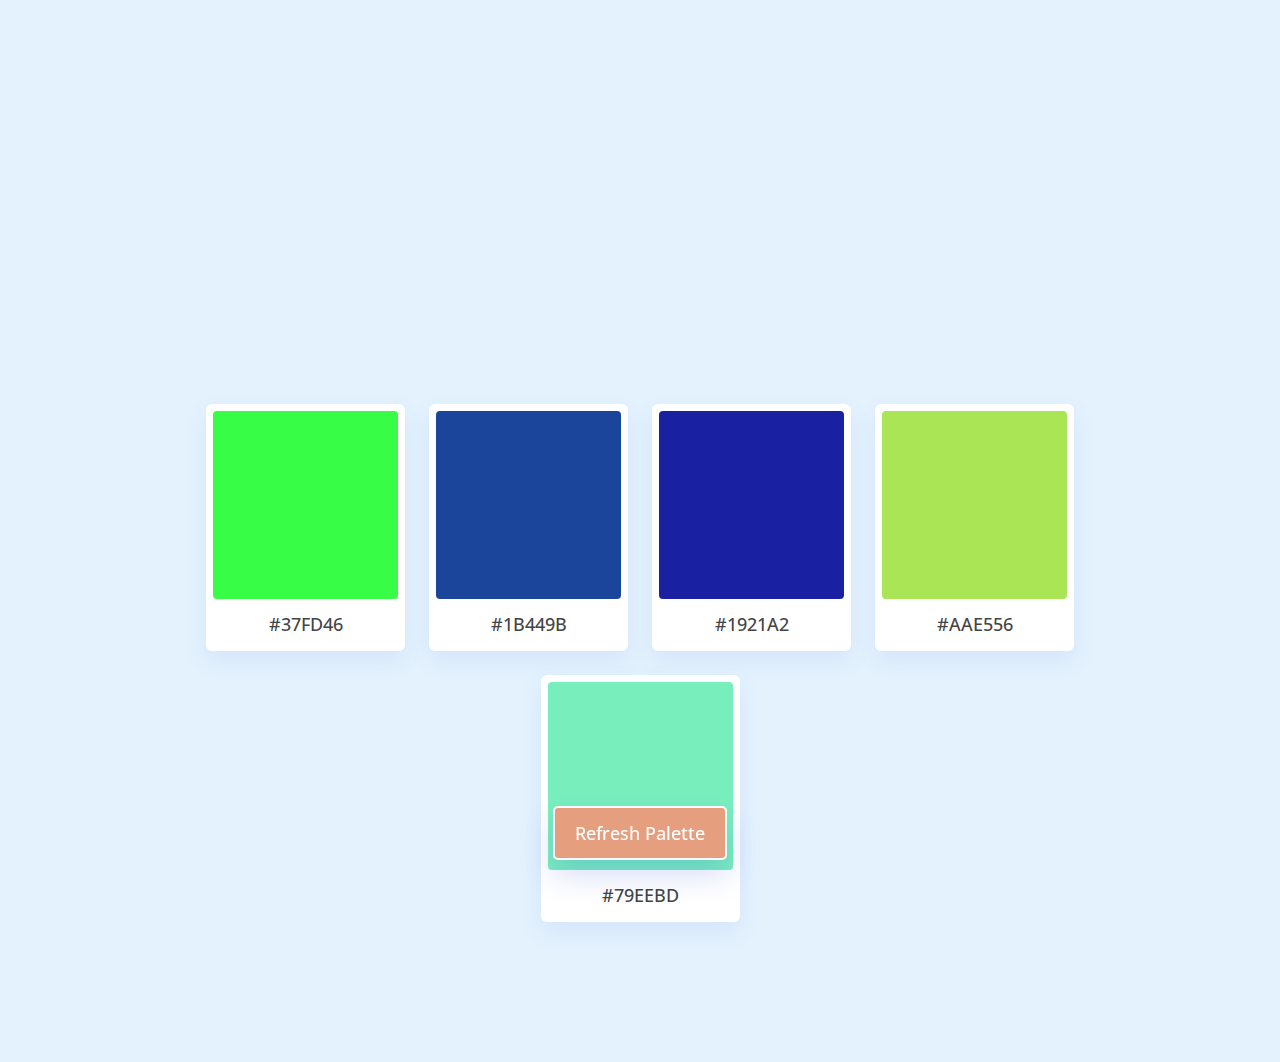
<file: color/index.html>
<!DOCTYPE html>

<html lang="en" dir="ltr">
  <head>
    <meta charset="utf-8">
    <title>Kleurpallet</title>
    <link rel="stylesheet" href="style.css">
    <meta name="viewport" content="width=device-width, initial-scale=1.0">
    <script src="script.js" defer></script>
  </head>
  <body>
    <h1 class="ha1">Kies je kleur</h1>
    <ul class="container"></ul>
    <button class="refresh-btn">Refresh Palette</button>
  </body>
</html>
</file>
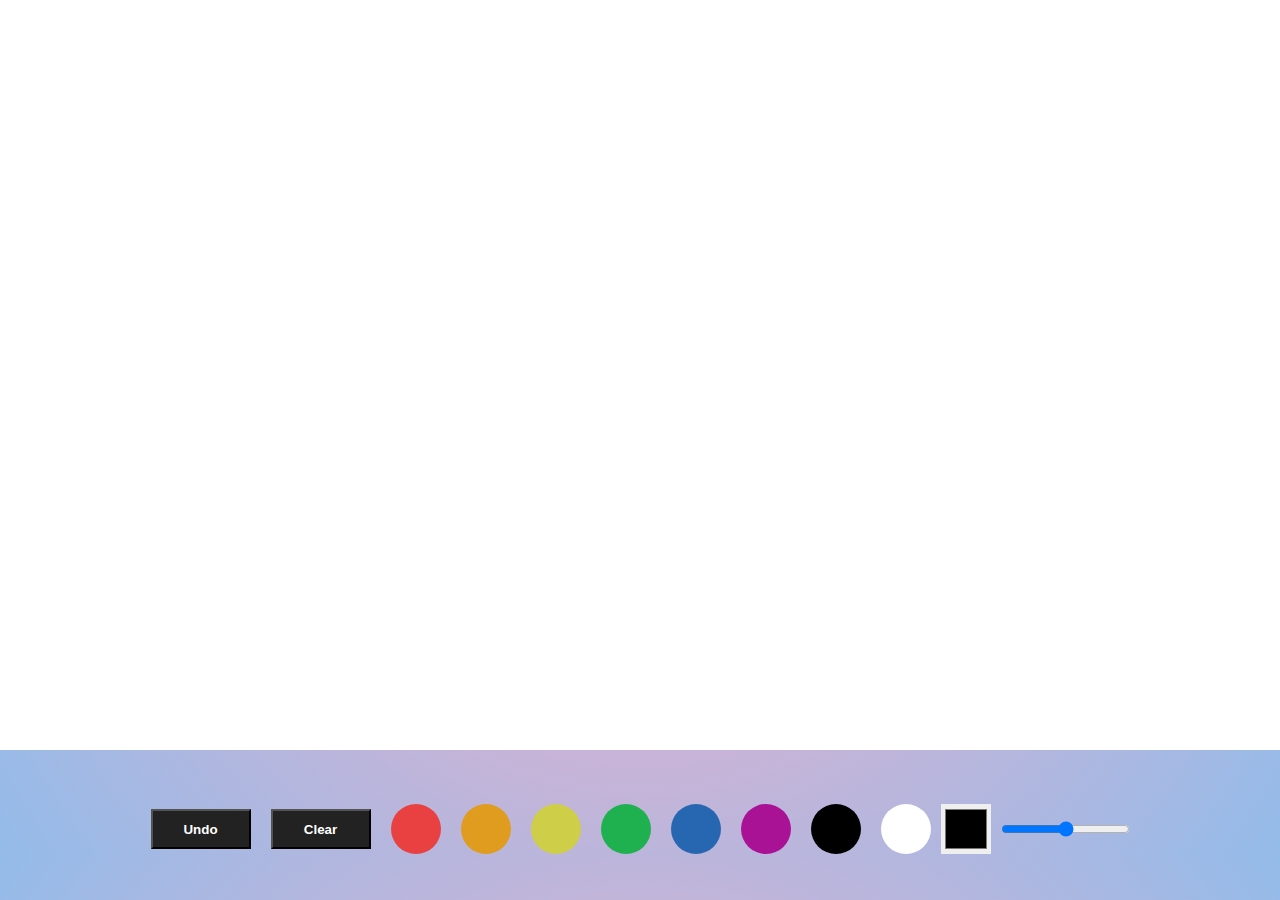
<file: Drawing Canvas/index.html>
<!DOCTYPE html>
<html lang="en">
<head>
    <meta charset="UTF-8">
    <meta http-equiv="X-UA-Compatible" content="IE=edge">
    <meta name="viewport" content="width=device-width, initial-scale=1.0">
    <link href="style.css" type="text/css" rel="stylesheet"/>
    <title>Canvas</title>
</head>

<body>
    <div class="field"> 
        <canvas id="canvas"></canvas>
        <div class="tools">
            <button type="button" Onclick="undo_last()" class ="button">Undo</button>
            <button type="button" Onclick="clear_canvas()" class ="button">Clear</button>


          
           <div onClick="change_color(this)"  class="color-field" style="background: rgb(233, 65, 65);"></div> 
           <div onClick="change_color(this)" class="color-field" style="background: rgb(224, 156, 30);"></div>
           <div onClick="change_color(this)" class="color-field" style="background: rgb(206, 206, 72);"></div>
           <div onClick="change_color(this)" class="color-field" style="background: rgb(31, 177, 80);"></div> 
           <div onClick="change_color(this)" class="color-field" style="background: rgb(39, 103, 177);"></div> 
           <div onClick="change_color(this)" class="color-field" style="background: rgb(170, 18, 150);"></div> 
           <div onClick="change_color(this)" class="color-field" style="background: black;"></div> 
           <div onClick="change_color(this)" class="color-field" style="background: white;"></div> 
          
           <input Oninput="draw_color = this.value" type="color" class="color-picker">
           <input type="range" min="1" max="100" class="pen-range" oninput="draw_width =this.value">
        </div>
    </div>
</body>
<script src="main.js"></script>

</html>
</file>
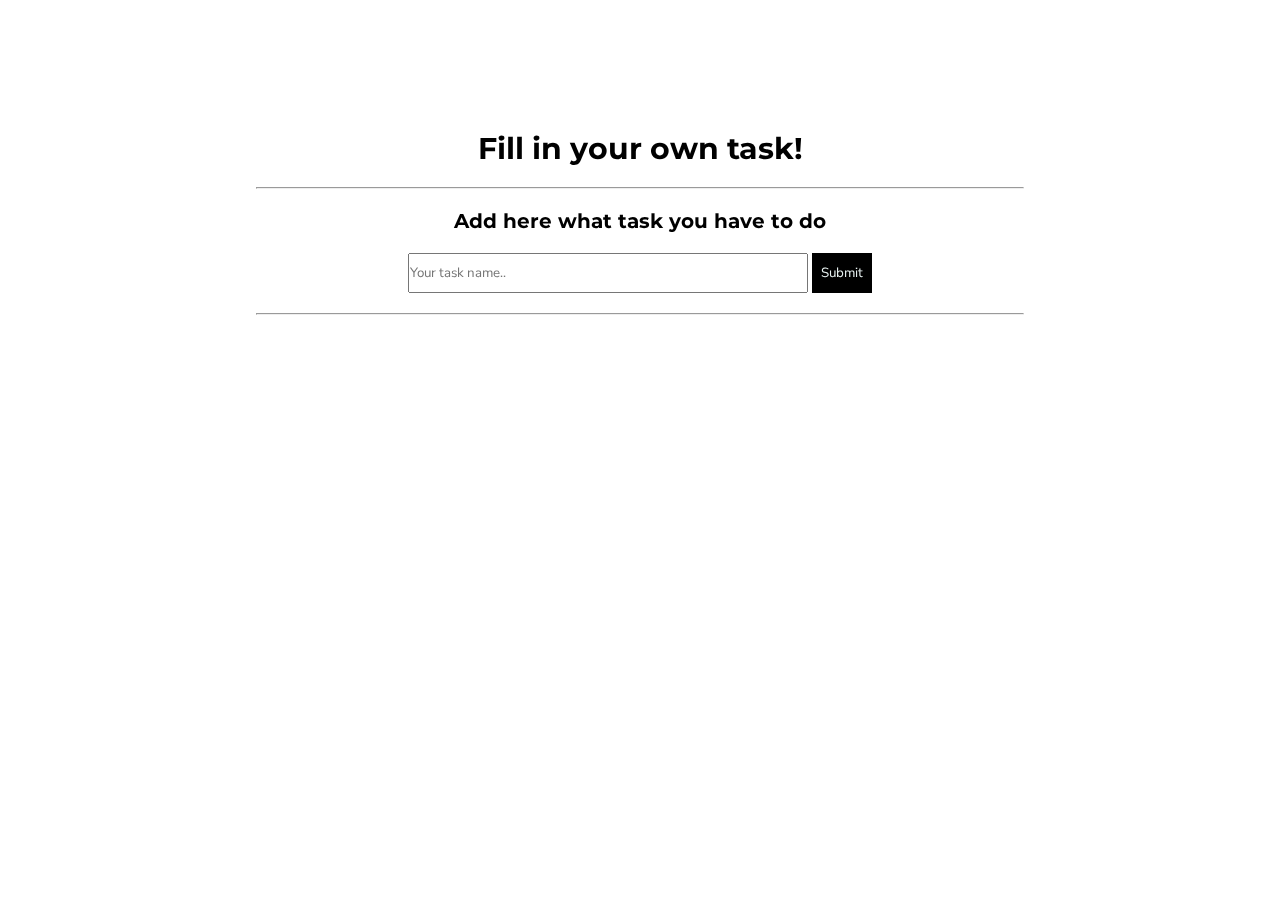
<file: Node_website/index.html>
<!DOCTYPE html>
<html lang="en">
<head>
    <meta charset="UTF-8">
    <meta http-equiv="X-UA-Compatible" content="IE=edge">
    <meta name="viewport" content="width=device-width, initial-scale=1.0">
    <link rel="stylesheet" href="https://cdn.jsdelivr.net/npm/bootstrap-icons@1.9.1/font/bootstrap-icons.css">
    
    <link rel="preconnect" href="https://fonts.googleapis.com">
<link rel="preconnect" href="https://fonts.gstatic.com" crossorigin>
<link href="https://fonts.googleapis.com/css2?family=Montserrat:ital,wght@0,800;1,200;1,700&display=swap" rel="stylesheet">
<link rel="preconnect" href="https://fonts.googleapis.com">
<link rel="preconnect" href="https://fonts.gstatic.com" crossorigin>
<link href="https://fonts.googleapis.com/css2?family=Montserrat:ital,wght@0,800;1,200;1,700&family=Nunito+Sans&display=swap" rel="stylesheet">    
<link href="./style.css" rel="stylesheet" type="text/css" />
    <title>Document</title>
</head>
<body>


    <div id="class" class="addedTask" >
<div>
<h2 class="hh1">Fill in your own task!</h2>
<hr>
<h2>Add here what task you have to do</h2>

</div>

<div>
    <form action="">
        <input id="addTask" class="fillTask" type="text" placeholder="Your task name..">
    <button id="sub" onclick="task()"  class="submitBtn">Submit</button>

    </form>
        
   <hr>
</div>



</div>


</div>

<div>
    
    <form id="editForm" class="editForm">
        <div class="designForm"> 
            <h1 class="h1form">Edit here your task</h1>
        <input id="editInput" class="editIn" type="text" placeholder="Edit your task...">
        <button class="form2Btn"  id="editBtn" >Edit</button>
        
    </div>
    </form>
</div>






<div onclick="clicktext()"  id="click-to-see-history">
 
    <h1 class="h1Finsihedtaskbtn">Click here to see the finished tasks</h1>
    <i id="iconlow" class="bi bi-chevron-compact-down"></i>

</div>


<div id="historyDiv" class="History">
    <i class="bi bi-check-lg"></i>
<h1 class="hisH1">Finished tasks</h1>
<hr>
</div>



    <script src="./script.js"></script>
</body>
</html>
</file>
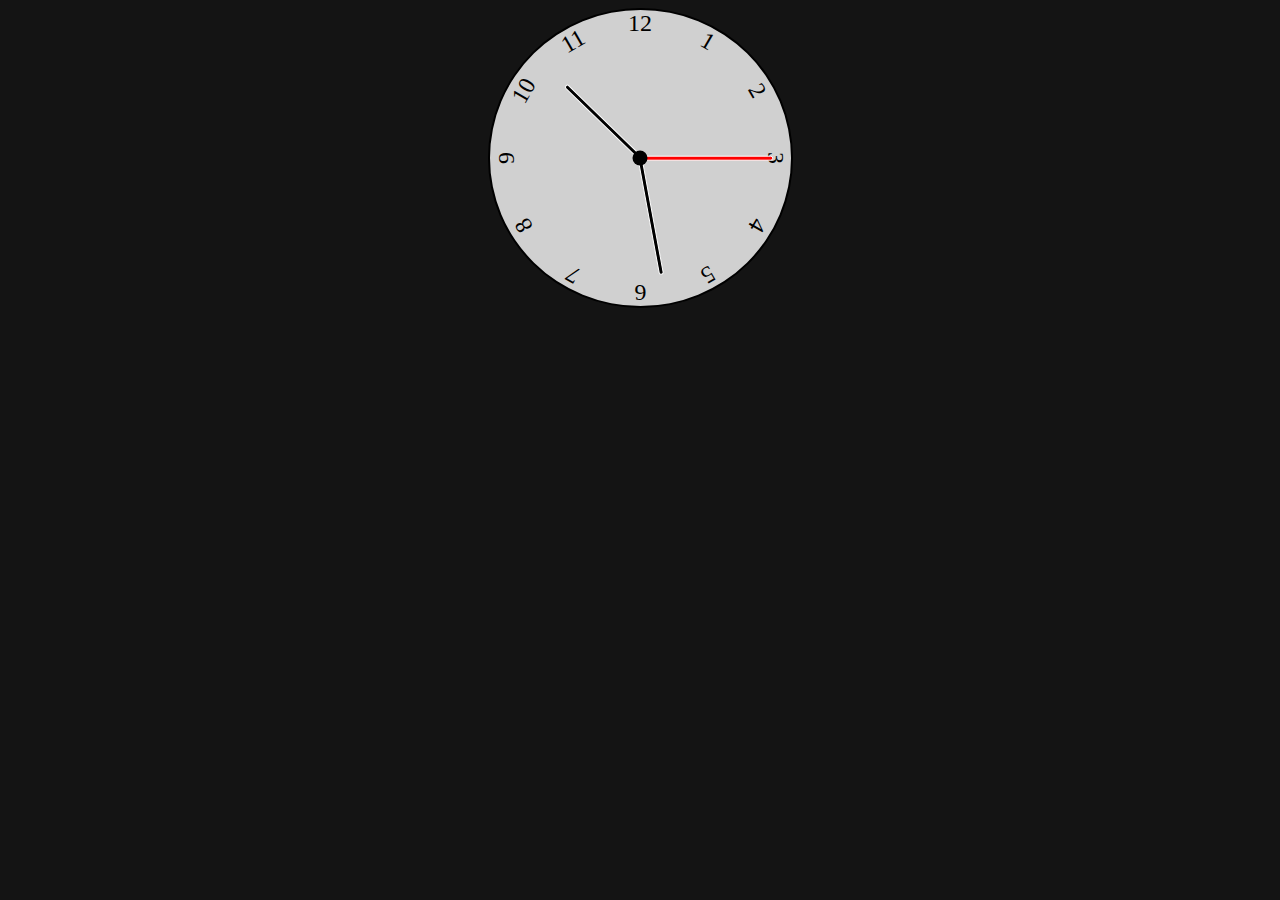
<file: Parrallax/Loeki_Jannink_werk/public_html/clock/index.html>
<!DOCTYPE html>
<html lang="en">
<head>
    <meta charset="UTF-8">
    <meta http-equiv="X-UA-Compatible" content="IE=edge">
    <meta name="viewport" content="width=device-width, initial-scale=1.0">
    <link href="style.css" rel="stylesheet"></link>
    <title>Klok</title>
</head>
<body>
    <div class="clock">
        <div class="hand hour" data-hour-hand></div>
        <div class="hand minute" data-minute-hand></div>
        <div class="hand second" data-second-hand></div>
        <div class="number number1">1</div>
        <div class="number number2">2</div>
        <div class="number number3">3</div>
        <div class="number number4">4</div>
        <div class="number number5">5</div>
        <div class="number number6">6</div>
        <div class="number number7">7</div>
        <div class="number number8">8</div>
        <div class="number number9">9</div>
        <div class="number number10">10</div>
        <div class="number number11">11</div>
        <div class="number number12">12</div>
       
  

  
        </div> 
        <script src="script.js"></script>
</body>
</html>
</file>
<file: color/style.css>
@import url('https://fonts.googleapis.com/css2?family=Open+Sans:wght@400;500;600&display=swap');
* {
  margin: 0;
  padding: 0;
  box-sizing: border-box;
  font-family: 'Open Sans', sans-serif;
}
body {
  background: #E3F2FD;
  background-image: url("https://images.pexels.com/photos/1631066/pexels-photo-1631066.jpeg?auto=compress&cs=tinysrgb&w=1260&h=750&dpr=1");
  background-repeat: no-repeat;
  background-size: cover;
}
.ha1{
    color: #E3F2FD;
    margin-left: 43%;
    margin-right: 40%;
    display: inline-block;
    padding-top: 10%;
    font-size: 50px;
    border: 1px;
}
.container {
  margin: 10%;
  display: flex;
  justify-content: center;
  flex-wrap: wrap;

}
.container .color {
  margin: 12px;
  padding: 7px;
  list-style: none;
  cursor: pointer;
  text-align: center;
  background: #fff;
  border-radius: 6px;
  box-shadow: 0 10px 25px rgba(52,87,220,0.08);
  transition: all 0.3s ease;
}
.container .color:active {
  transform: scale(0.95);
}
.color .rect-box {
  width: 185px;
  height: 188px;
  border-radius: 4px;
}
.color:hover .rect-box {
  filter: brightness(107%);
}
.color .hex-value {
  display: block;
  color: #444;
  user-select: none;
  font-weight: 500;
  font-size: 1.15rem;
  margin: 12px 0 8px;
  text-transform: uppercase;
}
.refresh-btn {
  position: fixed;
  left: 50%;
  bottom: 40px;
  color: #fff;
  cursor: pointer;
  outline: none;
  font-weight: 500;
  font-size: 1.1rem;
  border-radius: 5px;
  background: #e69f7e;
  padding: 13px 20px;
  border: 2px solid #fff;
  transform: translateX(-50%);
  box-shadow: 0 15px 30px rgba(52,87,220,0.2);
  transition: all 0.3s ease;
}
.refresh-btn:hover {
  background: #201255;
}

@media screen and (max-width: 800px) {
  .ha1{
    font-size: 20px;
  }
  .container {
    margin: 10px;

  }
  .container .color {
    margin: 8px;
    padding: 5px;
    width: calc(100% / 2 - 20px);
  }
  .color .rect-box {
    width: 100%;
    height: 148px;
  }
  .color .hex-value {
    font-size: 1.05rem;
  }
  .refresh-btn {
    font-size: 1rem;
    margin-top: 150px;
    position: relative;
  }
}
</file>
<file: Drawing Canvas/style.css>
body{
    background: rgb(238,174,202);
    background: radial-gradient(circle, rgba(238,174,202,1) 0%, rgba(148,187,233,1) 100%);
    margin: 0px;
    padding: 0px;
    overflow: hidden;

}


canvas {
    
    cursor: pointer;
    border-style: none;
}


.tools{
    display: flex;
    justify-content: center;
    flex-direction: row;
    margin-top: 50px;
}

.tools .color-field{
height: 50px;
width: 50px;
min-height: 10px;
min-width: 10px;


display: inline-block;
cursor: pointer;
box-sizing: border-box;
border-radius: 50%;

align-self: center;
margin: 0 10px;


}










.tools .button {
    align-self: center;
    width: 100px;
    height: 40px;
   
    cursor: pointer;
    color: white;
    background: #222;
    font-weight: bold;
    margin: 0 10px;

}

.color-picker {
    align-self: center;
    margin: 0 0px;
    height: 50px;
    border: none;

}
.pen-range {
    align-self: center;
    margin: 0 10px;
    border-style: none;
}
</file>
<file: Node_website/style.css>
*{
    margin: 0;
    padding: 0;
    box-sizing: border-box;
    z-index: 	0;
    
    font-family: 'Nunito Sans', sans-serif;
}



body{
    /* background-color:rgb(208, 137, 137); */
    /* background-image: url(https://images.pexels.com/photos/2850287/pexels-photo-2850287.jpeg?auto=compress&cs=tinysrgb&w=1600); */
    background-repeat: no-repeat;
    background-position: center center;
    background-size: cover;
    height: 100vh;
    z-index: 0px;
    background-color: white;

    
    
}

.addedTask{
    
    width: 100%; 
     background-color: rgb(255, 255, 255);
  
    max-width: 100%; 
    max-height: 50%;

    position: relative;
    overflow-y: scroll;
    

}

.hh1{
    text-align: center;
    padding: 20px 0px;
    font-family: 'Montserrat', sans-serif;
    font-size: 30px;
 
}
h2{
    text-align: center;
    padding: 20px;
    font-family: 'Montserrat', sans-serif;
    font-size: 20px;

}

form{
    text-align: center;
    padding-bottom: 20px;
    

}
.submitBtn{
    background-color: black;
    color:rgb(231, 241, 240);;
    border: none;
    padding: 5px;
}

.submitBtn:hover{
    background-color: rgb(186, 215, 213);
    color: black;
}

.Styleh1{

/* color: rgb(233, 238, 243); */
margin-left: 50px;
word-break: break-all;
font-size: 18px;
margin-right: 40px;
width: 75%;



}

.styleBtn{
    background-color: rgb(18, 18, 18);
    border: none;
    max-width: 70px;
    height: 40px;
    margin-right: 20px;
    margin-left: 20px;
    padding-left: 10px;
    padding-right: 10px;
    color: rgb(231, 241, 240);
    
  
   
}

.styleBtn:hover{
    background-color: rgb(186, 215, 213);
    color: black;
}

.bi-check-circle-fill{
margin-left:10px ;
}
.bigDivDesign{
    background-color: rgb(158, 158, 158);
    display: flex;
    margin-top: 20px;
    height: 100%;
    align-items: center;
    justify-content: space-between;
    
   
    
}
.editForm{
    display: none;
}

.editedForm{
    display: inline-block;
 position: fixed;
 left: 0;
 right: 0;
 top: 320px;
 margin: auto;

    
    
}




.designForm{
    background-color: rgb(9, 9, 9);
    height: 150px;
    width: 100%;
    z-index: 3;
    color:rgb(186, 215, 213);

 
  
}
.h1form{
    text-align: center;
   padding-top: 20px;
}





.form2Btn{
    width:90px ;
    height: 35px;
  
    background-color:  rgb(186, 215, 213);
   margin-top: 10px;

}
.form2Btn:hover{
    background-color: rgb(158, 158, 158);
    
}


.editIn{
    width: 400px ;
    height: 30px;
    margin-top: 20px;
    font-size: 20px;
}







.h1Finsihedtaskbtn{
    color: black;
text-align: center;
font-size: 25px;
margin-top: 50px;

}
.bi-chevron-compact-down{
    color: black;
   display: flex;
   justify-content: center;
}










.History{
   display: none;
    background-color:white;
    width: 100%;
    height: 300px;
   overflow-y: scroll;
    margin-top: 20px;
  
}
.y{
   display: block;
 /* background-color: red; */
}
.iconn{
    transform: rotate(180deg);
}


.bi-chevron-compact-up{
display: none;
}





.historyH1{

font-family: 'Nunito Sans', sans-serif;
font-size: 18px;
word-break: break-all;
display: flex;
}
.bi-check-lg{
margin-left: 25%;
height: 40px;
width: 40px;

}
.hisH1{

    padding-top: 30px;
    display: inline-block;
    font-family: 'Montserrat', sans-serif;
    font-size: 25px;
    margin-bottom: 10px;
   
}
.bi-x-lg{
    /* background-color: rgb(18, 18, 18); */
    display: flex;
    width: 16px;
    height: 16px;
    margin-right: 20px;
  
 
    color: rgb(0, 0, 0);

}
.bigDivDesign2{
   background-color: rgb(255, 255, 255);
   display: flex;
    margin-top: 5px;
  
    align-items: center;
    justify-content: space-between;
    margin-bottom: 10px;
    
  
   
}
.historyH1{

    margin-left: 50px;
    word-break: break-all;
    font-size: 18px;
    margin-right: 40px;
    width: 75%;
    color: rgb(0, 0, 0);

  
    
    }
/* .showHistory{
display: inline-block;
} */
@media screen and (min-width: 768px) {
    
    body {
        background-image: url(https://images.pexels.com/photos/3723726/pexels-photo-3723726.jpeg?auto=compress&cs=tinysrgb&w=1260&h=750&dpr=1);  
        backdrop-filter: blur(5px);
        height: 100vh;
        padding-top: 100px;
    }

    .addedTask{
    width: 60%;
    
    margin-left: 20%;
    max-height:400px;
    overflow-y: scroll;
    padding-top: 10px;
    padding-bottom: 20px;
    
    }

    .fillTask{
        height: 40px;
        width: 400px;
    }
    .submitBtn{
        height: 40px;
        width: 60px;
    }


.designForm{
   background-color: rgb(9, 9, 9);
   height: 300px;
   width: 100%;
   z-index: 3;
   color:rgb(186, 215, 213); 
}
.editIn{
    width: 400px ;
    height: 60px;
    margin-top: 20px;
    font-size: 20px;
    border: none;
}
.form2Btn{
    width:90px ;
    height: 65px;
    margin-left: 10px;
   
 

}
.h1Finsihedtaskbtn{
    color: white;
    text-align: center;

margin-top: 20px;
}

.bi-chevron-compact-down{
    color: white;
    display: flex;
    justify-content: center;
}






.History{
    display: none;
     background-color:white;
     width: 60%;
     margin-left: 20%;
     height: 230px;
    overflow-y: scroll;
     margin-top: 20px;
   
 }
 .y{
    display: block;
  /* background-color: red; */
 }
 .iconn{
     transform: rotate(180deg);
 }
 
 
 .bi-chevron-compact-up{
 display: none;
 }
 
 
 
 
 
 .historyH1{
 
 font-family: 'Nunito Sans', sans-serif;
 font-size: 18px;
 word-break: break-all;
 display: flex;
 }
 .bi-check-lg{
 margin-left: 40%;
 height: 40px;
 width: 40px;
 
 }
 .hisH1{
 
     padding-top: 30px;
     display: inline-block;
     font-family: 'Montserrat', sans-serif;
     font-size: 25px;
     margin-bottom: 10px;
    
 }
 .bi-x-lg{
     /* background-color: rgb(18, 18, 18); */
     display: flex;
     width: 16px;
     height: 16px;
     margin-right: 20px;
   
  
     color: rgb(0, 0, 0);
 
 }
 .bigDivDesign2{
    background-color: rgb(255, 255, 255);
    display: flex;
     margin-top: 5px;
   
     align-items: center;
     justify-content: space-between;
     margin-bottom: 10px;
     
   
    
 }
 .historyH1{
 
     margin-left: 50px;
     word-break: break-all;
     font-size: 18px;
     margin-right: 40px;
     width: 75%;
     color: rgb(0, 0, 0);
 
 } 







}
</file>
<file: Parrallax/Loeki_Jannink_werk/public_html/clock/style.css>
*,*::after, *::before{
    box-sizing: border-box;
    
}

body{
    background: rgb(20, 20, 20);
    display: flex;
    justify-content: center;
    align-items: center;
  
    overflow: hidden;
}

.clock {
    width: 305px;
    height: 300px;
    background-color: rgba(255, 255, 255, .8);
    border-radius: 50%;
    border: 2px solid black;
    position: relative;
}

.clock .number {
    --rotation: 0;
    position: absolute;
    width: 100%;
    height: 100%;
    text-align: center;
    transform: rotate(var(--rotation));
    font-size: 1.5rem;
}

.clock .number1{ --rotation: 30deg; }
.clock .number2{ --rotation: 60deg; }
.clock .number3{ --rotation: 90deg; }
.clock .number4{ --rotation: 120deg; }
.clock .number5{ --rotation: 150deg; }
.clock .number6{ --rotation: 180deg; }
.clock .number7{ --rotation: 210deg; }
.clock .number8{ --rotation: 240deg; }
.clock .number9{ --rotation: 270deg; }
.clock .number10{ --rotation: 300deg; }
.clock .number11{ --rotation: 330deg; }


.clock .hand {
    --rotation: 0;
    position: absolute;
    bottom: 50%;
    left: 50%;
   
   border: 1px solid white;
   border-top-left-radius: 10px;
   border-top-right-radius: 10px;
    background-color: black;
    transform-origin: bottom;
    z-index: 10;
    transform:  translatex(-50%) rotate(calc(var(--rotation) *1deg));
}

.clock::after{
    content: '';
    position: absolute;
    background-color: black;
    z-index: 11;
    width: 15px;
    height: 15px;
    left: 50%;
    top: 50%;
    transform: translate(-50%, -50%);
    border-radius: 50%;
}

.clock .hand.second {
width: 5px;
height: 45%;
background-color: red;
}

.clock .hand.minute {
    width: 5px;
    height: 40%;
    background-color: black;
}

.clock .hand.hour {
        width: 5px;
        height: 35%;
        background-color: black;
}
</file>
